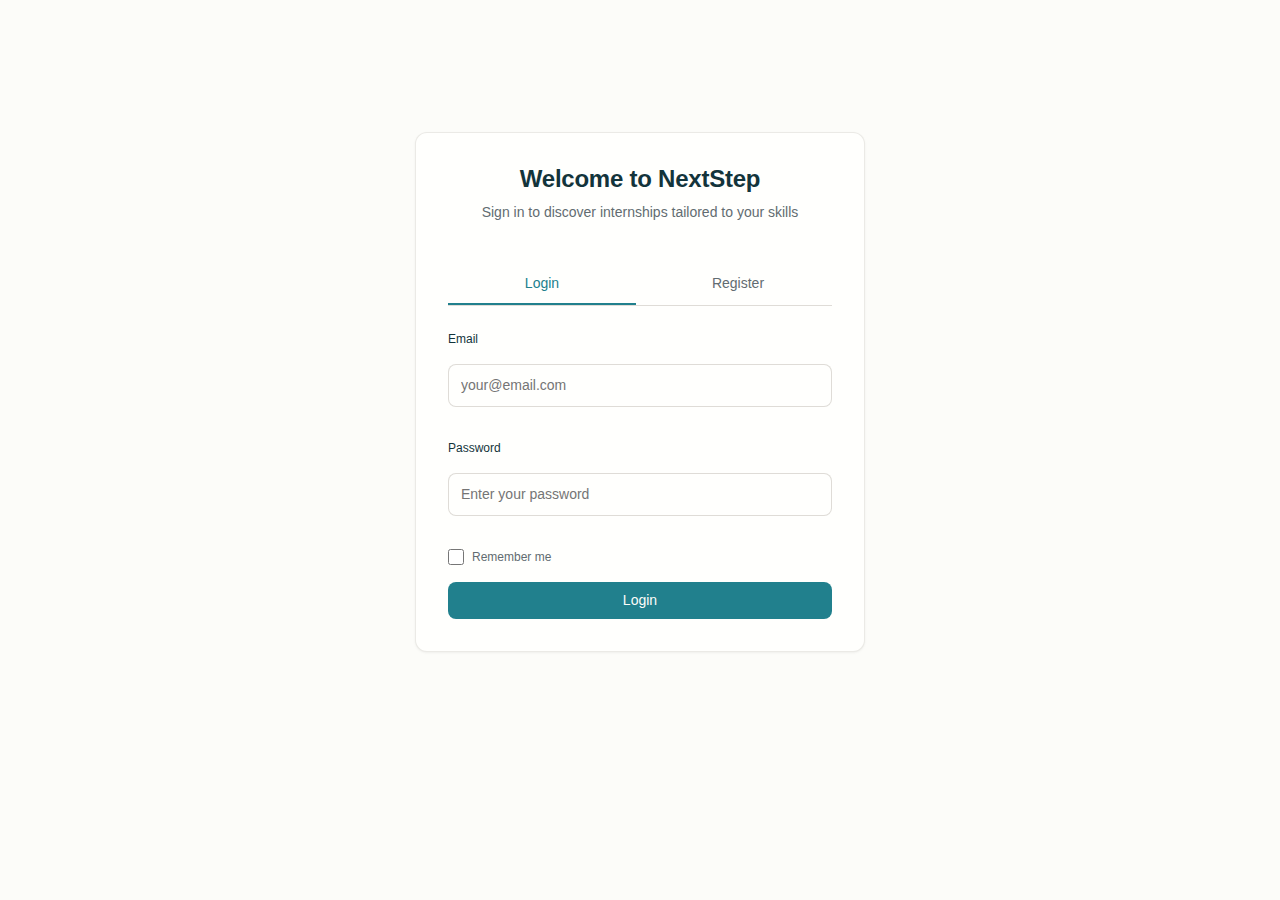
<file: index.html>
<!DOCTYPE html>
<html lang="en">
<head>
    <meta charset="UTF-8">
    <meta name="viewport" content="width=device-width, initial-scale=1.0">
    <title>NextStep - Find Your Perfect Internship</title>
    <link rel="stylesheet" href="style.css">
</head>
<body>
    <!-- Header (hidden initially) -->
    <header id="app-header" class="app-header hidden">
        <div class="header-container">
            <div class="header-left">
                <h1 class="logo">NextStep img src="https://cdn-icons-png.flaticon.com/128/10108/10108256.png" width="100" height="30"></h1>
            <nav class="header-nav">
                <button id="nav-dashboard" class="nav-link">Dashboard</button>
                <button id="nav-internships" class="nav-link">Browse Internships</button>
                <button id="nav-applications" class="nav-link">My Applications</button>
                <button id="nav-learning" class="nav-link">Learning Resources</button>
                <button id="nav-help" class="nav-link">Help &amp; Support</button>
            </nav>
            <div class="header-right">
                <span id="user-name-display" class="user-name"></span>
                <button id="logout-btn" class="btn btn--outline btn--sm">Logout</button>
            </div>
        </div>
    </header>

    <main class="main-content">
        <!-- Auth Page -->
        <div id="auth-page" class="page-container">
            <div class="auth-container">
                <div class="auth-card card">
                    <div class="auth-header">
                        <h2 id="auth-title">Welcome to NextStep</h2>
                        <p class="auth-subtitle">Sign in to discover internships tailored to your skills</p>
                    </div>
                    <div class="auth-body">
                        <!-- Tab Toggle -->
                        <div class="auth-tabs">
                            <button id="login-tab" class="auth-tab active">Login</button>
                            <button id="register-tab" class="auth-tab">Register</button>
                        </div>

                        <!-- Login Form -->
                        <form id="login-form" class="auth-form">
                            <div class="form-group">
                                <label class="form-label" for="login-email">Email</label>
                                <input type="email" id="login-email" class="form-control" placeholder="your@email.com" required>
                            </div>
                            <div class="form-group">
                                <label class="form-label" for="login-password">Password</label>
                                <input type="password" id="login-password" class="form-control" placeholder="Enter your password" required>
                            </div>
                            <div class="form-check">
                                <input type="checkbox" id="remember-me" class="form-check-input">
                                <label for="remember-me" class="form-check-label">Remember me</label>
                            </div>
                            <div id="login-error" class="error-message hidden"></div>
                            <button type="submit" class="btn btn--primary btn--full-width">Login</button>
                        </form>

                        <!-- Register Form -->
                        <form id="register-form" class="auth-form hidden">
                            <div class="form-group">
                                <label class="form-label" for="register-name">Full Name</label>
                                <input type="text" id="register-name" class="form-control" placeholder="Enter Full Name" required>
                            </div>
                            <div class="form-group">
                                <label class="form-label" for="register-email">Email</label>
                                <input type="email" id="register-email" class="form-control" placeholder="@gmail.com" required>
                            </div>
                            <div class="form-group">
                                <label class="form-label" for="register-password">Password</label>
                                <input type="password" id="register-password" class="form-control" placeholder="Create a password" required>
                            </div>
                            <div class="form-group">
                                <label class="form-label" for="register-confirm-password">Confirm Password</label>
                                <input type="password" id="register-confirm-password" class="form-control" placeholder="Confirm your password" required>
                            </div>
                            <div id="register-error" class="error-message hidden"></div>
                            <button type="submit" class="btn btn--primary btn--full-width">Create Account</button>
                        </form>
                    </div>
                </div>
            </div>
        </div>

        <!-- Skills Selection Page -->
        <div id="skills-page" class="page-container hidden">
            <div class="skills-container">
                <div class="skills-card card">
                    <div class="skills-header">
                        <h2>Select Your Skills</h2>
                        <p class="skills-subtitle">Choose the skills you have mastered to get personalized internship recommendations</p>
                        <div class="skills-counter">
                            <span id="skills-count">Selected: 0 skills</span>
                        </div>
                    </div>
                    <div class="skills-body">
                        <div id="skills-categories"></div>
                        <div id="skills-error" class="error-message hidden"></div>
                        <button id="continue-skills-btn" class="btn btn--primary btn--lg btn--full-width">Continue to Internships</button>
                    </div>
                </div>
            </div>
        </div>

        <!-- Dashboard Page -->
        <div id="dashboard-page" class="page-container hidden">
            <div class="dashboard-container">
                <div class="welcome-section">
                    <h2 id="dashboard-welcome">Welcome back!</h2>
                    <p id="dashboard-subtitle" class="dashboard-subtitle"></p>
                </div>
                <div class="dashboard-stats">
                    <div class="stat-card card">
                        <video autoplay loop muted class="stat-video">
                            <source src="" type="video/mp4">
                        </video>
                        <h3 id="stat-skills">0</h3>
                        <p>Skills Selected</p>
                    </div>
                    <div class="stat-card card">
                        <h3 id="stat-internships">0</h3>
                        <p>Internships Available</p>
                    </div>
                </div>
                <div class="dashboard-skills">
                    <h3>Your Selected Skills</h3>
                    <div id="dashboard-skills-list" class="skills-tag-list"></div>
                </div>
                <div class="dashboard-actions">
                    <button id="view-internships-btn" class="btn btn--primary btn--lg">View Internships</button>
                    <button id="manage-skills-btn" class="btn btn--secondary btn--lg">Manage Skills</button>
                </div>
            </div>
        </div>

        <!-- Skills Gap Analysis Page -->
        <div id="skills-gap-page" class="page-container hidden">
            <div class="skills-gap-container">
                <div class="skills-gap-header">
                    <h2>Skills Gap Analysis</h2>
                    <p class="skills-gap-subtitle">Here's what you need to learn for <span id="gap-internship-title"></span></p>
                </div>
                <div class="skills-gap-content">
                    <div class="skills-comparison">
                        <div class="skills-section has-skills">
                            <h3>✓ Your Skills</h3>
                            <div id="has-skills-list" class="skills-list"></div>
                        </div>
                        <div class="skills-section missing-skills">
                            <h3>⚠ Skills to Learn</h3>
                            <div id="missing-skills-list" class="skills-list"></div>
                        </div>
                    </div>
                </div>
                <div class="skills-gap-actions">
                    <button id="back-to-internships-btn" class="btn btn--secondary btn--lg">Back to Internships</button>
                </div>
            </div>
        </div>

        <!-- Learning Resources Page -->
        <div id="learning-page" class="page-container hidden">
            <div class="learning-container">
                <div class="learning-header">
                    <h2>Learning Resources</h2>
                    <p class="learning-subtitle">Curated courses and tutorials to master any skill</p>
                </div>
                <div class="learning-search">
                    <input type="text" id="learning-search" class="form-control" placeholder="Search for a skill...">
                </div>
                <div id="learning-grid" class="learning-grid"></div>
                <div id="no-learning" class="no-results hidden">
                    <p>No learning resources found for your search.</p>
                </div>
            </div>
        </div>

        <!-- My Applications Page -->
        <div id="applications-page" class="page-container hidden">
            <div class="applications-container">
                <div class="applications-header">
                    <h2>My Applications</h2>
                    <p class="applications-subtitle">Track all your internship applications</p>
                </div>
                <div class="applications-filters">
                    <button class="filter-btn active" data-status="all">All</button>
                    <button class="filter-btn" data-status="Applied">Applied</button>
                    <button class="filter-btn" data-status="Under Review">Under Review</button>
                    <button class="filter-btn" data-status="Accepted">Accepted</button>
                    <button class="filter-btn" data-status="Rejected">Rejected</button>
                </div>
                <div id="applications-list" class="applications-list"></div>
                <div id="no-applications" class="no-results hidden">
                    <p>You haven't applied to any internships yet. Start exploring!</p>
                </div>
            </div>
        </div>

        <!-- Helpdesk Page -->
        <div id="helpdesk-page" class="page-container hidden">
            <div class="helpdesk-container">
                <div class="helpdesk-header">
                    <h2>Help &amp; Support</h2>
                    <p class="helpdesk-subtitle">We're here to help you succeed</p>
                </div>
                <div class="helpdesk-content">
                    <div class="faq-section">
                        <h3>Frequently Asked Questions</h3>
                        <div id="faq-list" class="faq-list"></div>
                    </div>
                    <div class="contact-section card">
                        <h3>Contact Support</h3>
                        <form id="contact-form" class="contact-form">
                            <div class="form-group">
                                <label class="form-label" for="contact-subject">Subject</label>
                                <select id="contact-subject" class="form-control" required>
                                    <option value="">Select a topic</option>
                                    <option value="Application Issues">Application Issues</option>
                                    <option value="Skills & Learning">Skills &amp; Learning</option>
                                    <option value="Technical Support">Technical Support</option>
                                    <option value="Account & Profile">Account &amp; Profile</option>
                                    <option value="Other">Other</option>
                                </select>
                            </div>
                            <div class="form-group">
                                <label class="form-label" for="contact-message">Message</label>
                                <textarea id="contact-message" class="form-control" rows="5" placeholder="Describe your issue..." required></textarea>
                            </div>
                            <button type="submit" class="btn btn--primary btn--full-width">Submit Ticket</button>
                        </form>
                    </div>
                </div>
            </div>
        </div>

        <!-- Internships Listing Page -->
        <div id="internships-page" class="page-container hidden">
            <div class="internships-layout">
                <!-- Filters Sidebar -->
                <aside class="filters-sidebar">
                    <div class="filters-card card">
                        <h3>Filters</h3>
                        <div class="filter-section">
                            <h4>Type</h4>
                            <div class="filter-options">
                                <label class="filter-checkbox">
                                    <input type="checkbox" id="filter-paid" checked>
                                    <span>Paid Internships</span>
                                </label>
                                <label class="filter-checkbox">
                                    <input type="checkbox" id="filter-unpaid" checked>
                                    <span>Unpaid Internships</span>
                                </label>
                            </div>
                        </div>
                        <button id="reset-filters-btn" class="btn btn--outline btn--sm btn--full-width">Reset Filters</button>
                    </div>
                </aside>

                <!-- Internships Grid -->
                <div class="internships-main">
                    <div class="internships-header">
                        <h2>Available Internships</h2>
                        <p id="internships-count" class="internships-count">Showing 0 internships</p>
                    </div>
                    <div id="internships-grid" class="internships-grid"></div>
                    <div id="no-internships" class="no-results hidden">
                        <p>No internships match your current filters. Try adjusting your criteria.</p>
                    </div>
                </div>
            </div>
        </div>
    </main>

    <!-- Internship Detail Modal -->
    <div id="internship-modal" class="modal hidden">
        <div class="modal-overlay"></div>
        <div class="modal-content card">
            <button class="modal-close" id="modal-close-btn">&times;</button>
            <div class="modal-body">
                <div class="modal-header-section">
                    <h2 id="modal-company" class="modal-company"></h2>
                    <h3 id="modal-title" class="modal-title"></h3>
                </div>
                <div class="modal-match">
                    <span class="match-badge" id="modal-match"></span>
                </div>
                <div class="modal-details">
                    <div class="detail-item">
                        <strong>Duration:</strong>
                        <span id="modal-duration"></span>
                    </div>
                    <div class="detail-item">
                        <strong>Stipend:</strong>
                        <span id="modal-stipend"></span>
                    </div>
                    <div class="detail-item">
                        <strong>Available Spots:</strong>
                        <span id="modal-spots"></span>
                    </div>
                    <div class="detail-item">
                        <strong>Location:</strong>
                        <span id="modal-location"></span>
                    </div>
                </div>
                <div class="modal-section">
                    <h4>Required Skills</h4>
                    <div id="modal-skills" class="skills-tag-list"></div>
                </div>
                <div class="modal-section">
                    <h4>About the Role</h4>
                    <p id="modal-description"></p>
                </div>
                <button id="modal-apply-btn" class="btn btn--primary btn--lg btn--full-width">Apply Now</button>
            </div>
        </div>
    </div>

    <!-- Success Message Toast -->
    <div id="success-toast" class="toast hidden">
        <span id="toast-message"></span>
    </div>

    <!-- Floating Helpdesk Chat Widget -->
    <div id="helpdesk-widget" class="helpdesk-widget hidden">
        <button id="helpdesk-toggle" class="helpdesk-toggle">
            <span class="helpdesk-icon">💬</span>
        </button>
        <div id="helpdesk-chat" class="helpdesk-chat hidden">
            <div class="helpdesk-chat-header">
                <h4>Support Chat</h4>
                <button id="helpdesk-chat-close" class="helpdesk-chat-close">×</button>
            </div>
            <div id="helpdesk-chat-messages" class="helpdesk-chat-messages">
                <div class="chat-message bot-message">
                    <p>Hello! How can I help you today?</p>
                </div>
            </div>
            <div class="helpdesk-chat-input">
                <input type="text" id="helpdesk-input" class="form-control" placeholder="Type your message...">
                <button id="helpdesk-send" class="btn btn--primary btn--sm">Send</button>
            </div>
        </div>
    </div>

    <script src="app.js"></script>
</body>
</html>
</file>
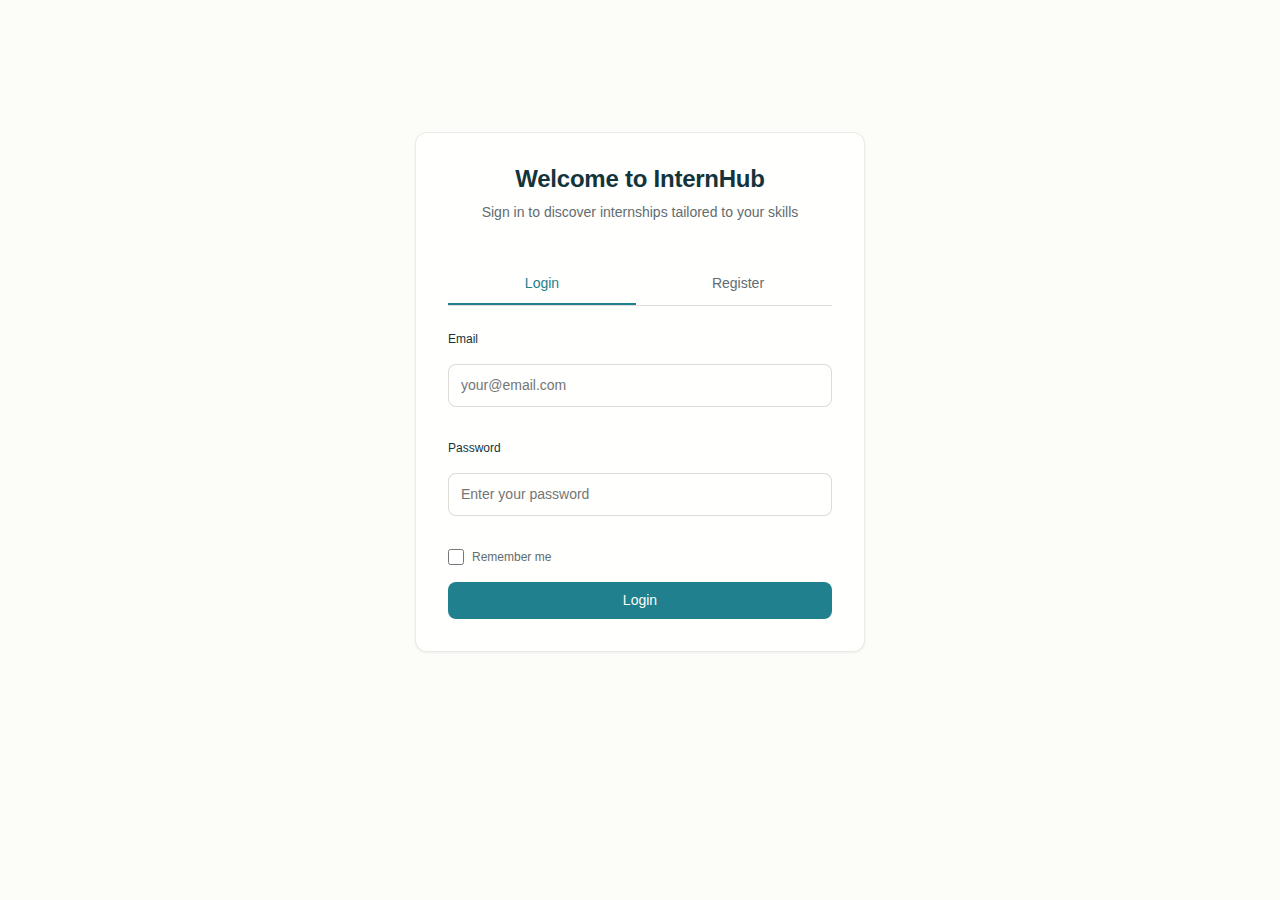
<file: index (2).html>
<!DOCTYPE html>
<html lang="en">
<head>
    <meta charset="UTF-8">
    <meta name="viewport" content="width=device-width, initial-scale=1.0">
    <title>InternHub - Find Your Perfect Internship</title>
    <link rel="stylesheet" href="style.css">
</head>
<body>
    <!-- Header (hidden initially) -->
    <header id="app-header" class="app-header hidden">
        <div class="header-container">
            <div class="header-left">
                <h1 class="logo">InternHub</h1>
            </div>
            <div class="header-right">
                <button id="edit-skills-btn" class="btn btn--secondary btn--sm">Edit Skills</button>
                <span id="user-name-display" class="user-name"></span>
                <button id="logout-btn" class="btn btn--outline btn--sm">Logout</button>
            </div>
        </div>
    </header>

    <main class="main-content">
        <!-- Auth Page -->
        <div id="auth-page" class="page-container">
            <div class="auth-container">
                <div class="auth-card card">
                    <div class="auth-header">
                        <h2 id="auth-title">Welcome to InternHub</h2>
                        <p class="auth-subtitle">Sign in to discover internships tailored to your skills</p>
                    </div>
                    <div class="auth-body">
                        <!-- Tab Toggle -->
                        <div class="auth-tabs">
                            <button id="login-tab" class="auth-tab active">Login</button>
                            <button id="register-tab" class="auth-tab">Register</button>
                        </div>

                        <!-- Login Form -->
                        <form id="login-form" class="auth-form">
                            <div class="form-group">
                                <label class="form-label" for="login-email">Email</label>
                                <input type="email" id="login-email" class="form-control" placeholder="your@email.com" required>
                            </div>
                            <div class="form-group">
                                <label class="form-label" for="login-password">Password</label>
                                <input type="password" id="login-password" class="form-control" placeholder="Enter your password" required>
                            </div>
                            <div class="form-check">
                                <input type="checkbox" id="remember-me" class="form-check-input">
                                <label for="remember-me" class="form-check-label">Remember me</label>
                            </div>
                            <div id="login-error" class="error-message hidden"></div>
                            <button type="submit" class="btn btn--primary btn--full-width">Login</button>
                        </form>

                        <!-- Register Form -->
                        <form id="register-form" class="auth-form hidden">
                            <div class="form-group">
                                <label class="form-label" for="register-name">Full Name</label>
                                <input type="text" id="register-name" class="form-control" placeholder="John Doe" required>
                            </div>
                            <div class="form-group">
                                <label class="form-label" for="register-email">Email</label>
                                <input type="email" id="register-email" class="form-control" placeholder="your@email.com" required>
                            </div>
                            <div class="form-group">
                                <label class="form-label" for="register-password">Password</label>
                                <input type="password" id="register-password" class="form-control" placeholder="Create a password" required>
                            </div>
                            <div class="form-group">
                                <label class="form-label" for="register-confirm-password">Confirm Password</label>
                                <input type="password" id="register-confirm-password" class="form-control" placeholder="Confirm your password" required>
                            </div>
                            <div id="register-error" class="error-message hidden"></div>
                            <button type="submit" class="btn btn--primary btn--full-width">Create Account</button>
                        </form>
                    </div>
                </div>
            </div>
        </div>

        <!-- Skills Selection Page -->
        <div id="skills-page" class="page-container hidden">
            <div class="skills-container">
                <div class="skills-card card">
                    <div class="skills-header">
                        <h2>Select Your Skills</h2>
                        <p class="skills-subtitle">Choose the skills you have mastered to get personalized internship recommendations</p>
                        <div class="skills-counter">
                            <span id="skills-count">Selected: 0 skills</span>
                        </div>
                    </div>
                    <div class="skills-body">
                        <div id="skills-categories"></div>
                        <div id="skills-error" class="error-message hidden"></div>
                        <button id="continue-skills-btn" class="btn btn--primary btn--lg btn--full-width">Continue to Internships</button>
                    </div>
                </div>
            </div>
        </div>

        <!-- Dashboard Page -->
        <div id="dashboard-page" class="page-container hidden">
            <div class="dashboard-container">
                <div class="welcome-section">
                    <h2 id="dashboard-welcome">Welcome back!</h2>
                    <p id="dashboard-subtitle" class="dashboard-subtitle"></p>
                </div>
                <div class="dashboard-stats">
                    <div class="stat-card card">
                        <h3 id="stat-skills">0</h3>
                        <p>Skills Selected</p>
                    </div>
                    <div class="stat-card card">
                        <h3 id="stat-internships">0</h3>
                        <p>Internships Available</p>
                    </div>
                </div>
                <div class="dashboard-skills">
                    <h3>Your Selected Skills</h3>
                    <div id="dashboard-skills-list" class="skills-tag-list"></div>
                </div>
                <div class="dashboard-actions">
                    <button id="view-internships-btn" class="btn btn--primary btn--lg">View Internships</button>
                    <button id="manage-skills-btn" class="btn btn--secondary btn--lg">Manage Skills</button>
                </div>
            </div>
        </div>

        <!-- Internships Listing Page -->
        <div id="internships-page" class="page-container hidden">
            <div class="internships-layout">
                <!-- Filters Sidebar -->
                <aside class="filters-sidebar">
                    <div class="filters-card card">
                        <h3>Filters</h3>
                        <div class="filter-section">
                            <h4>Type</h4>
                            <div class="filter-options">
                                <label class="filter-checkbox">
                                    <input type="checkbox" id="filter-paid" checked>
                                    <span>Paid Internships</span>
                                </label>
                                <label class="filter-checkbox">
                                    <input type="checkbox" id="filter-unpaid" checked>
                                    <span>Unpaid Internships</span>
                                </label>
                            </div>
                        </div>
                        <button id="reset-filters-btn" class="btn btn--outline btn--sm btn--full-width">Reset Filters</button>
                    </div>
                </aside>

                <!-- Internships Grid -->
                <div class="internships-main">
                    <div class="internships-header">
                        <h2>Available Internships</h2>
                        <p id="internships-count" class="internships-count">Showing 0 internships</p>
                    </div>
                    <div id="internships-grid" class="internships-grid"></div>
                    <div id="no-internships" class="no-results hidden">
                        <p>No internships match your current filters. Try adjusting your criteria.</p>
                    </div>
                </div>
            </div>
        </div>
    </main>

    <!-- Internship Detail Modal -->
    <div id="internship-modal" class="modal hidden">
        <div class="modal-overlay"></div>
        <div class="modal-content card">
            <button class="modal-close" id="modal-close-btn">&times;</button>
            <div class="modal-body">
                <div class="modal-header-section">
                    <h2 id="modal-company" class="modal-company"></h2>
                    <h3 id="modal-title" class="modal-title"></h3>
                </div>
                <div class="modal-match">
                    <span class="match-badge" id="modal-match"></span>
                </div>
                <div class="modal-details">
                    <div class="detail-item">
                        <strong>Duration:</strong>
                        <span id="modal-duration"></span>
                    </div>
                    <div class="detail-item">
                        <strong>Stipend:</strong>
                        <span id="modal-stipend"></span>
                    </div>
                </div>
                <div class="modal-section">
                    <h4>Required Skills</h4>
                    <div id="modal-skills" class="skills-tag-list"></div>
                </div>
                <div class="modal-section">
                    <h4>About the Role</h4>
                    <p id="modal-description"></p>
                </div>
                <button id="modal-apply-btn" class="btn btn--primary btn--lg btn--full-width">Apply Now</button>
            </div>
        </div>
    </div>

    <!-- Success Message Toast -->
    <div id="success-toast" class="toast hidden">
        <span id="toast-message"></span>
    </div>

    <script src="app.js"></script>
</body>
</html>
</file>
<file: style.css>
:root {
  /* Primitive Color Tokens */
  --color-white: rgba(255, 255, 255, 1);
  --color-black: rgba(0, 0, 0, 1);
  --color-cream-50: rgba(252, 252, 249, 1);
  --color-cream-100: rgba(255, 255, 253, 1);
  --color-gray-200: rgba(245, 245, 245, 1);
  --color-gray-300: rgba(167, 169, 169, 1);
  --color-gray-400: rgba(119, 124, 124, 1);
  --color-slate-500: rgba(98, 108, 113, 1);
  --color-brown-600: rgba(94, 82, 64, 1);
  --color-charcoal-700: rgba(31, 33, 33, 1);
  --color-charcoal-800: rgba(38, 40, 40, 1);
  --color-slate-900: rgba(19, 52, 59, 1);
  --color-teal-300: rgba(50, 184, 198, 1);
  --color-teal-400: rgba(45, 166, 178, 1);
  --color-teal-500: rgba(33, 128, 141, 1);
  --color-teal-600: rgba(29, 116, 128, 1);
  --color-teal-700: rgba(26, 104, 115, 1);
  --color-teal-800: rgba(41, 150, 161, 1);
  --color-red-400: rgba(255, 84, 89, 1);
  --color-red-500: rgba(192, 21, 47, 1);
  --color-orange-400: rgba(230, 129, 97, 1);
  --color-orange-500: rgba(168, 75, 47, 1);

  /* RGB versions for opacity control */
  --color-brown-600-rgb: 94, 82, 64;
  --color-teal-500-rgb: 33, 128, 141;
  --color-slate-900-rgb: 19, 52, 59;
  --color-slate-500-rgb: 98, 108, 113;
  --color-red-500-rgb: 192, 21, 47;
  --color-red-400-rgb: 255, 84, 89;
  --color-orange-500-rgb: 168, 75, 47;
  --color-orange-400-rgb: 230, 129, 97;

  /* Background color tokens (Light Mode) */
  --color-bg-1: rgba(59, 130, 246, 0.08); /* Light blue */
  --color-bg-2: rgba(245, 158, 11, 0.08); /* Light yellow */
  --color-bg-3: rgba(34, 197, 94, 0.08); /* Light green */
  --color-bg-4: rgba(239, 68, 68, 0.08); /* Light red */
  --color-bg-5: rgba(147, 51, 234, 0.08); /* Light purple */
  --color-bg-6: rgba(249, 115, 22, 0.08); /* Light orange */
  --color-bg-7: rgba(236, 72, 153, 0.08); /* Light pink */
  --color-bg-8: rgba(6, 182, 212, 0.08); /* Light cyan */

  /* Semantic Color Tokens (Light Mode) */
  --color-background: var(--color-cream-50);
  --color-surface: var(--color-cream-100);
  --color-text: var(--color-slate-900);
  --color-text-secondary: var(--color-slate-500);
  --color-primary: var(--color-teal-500);
  --color-primary-hover: var(--color-teal-600);
  --color-primary-active: var(--color-teal-700);
  --color-secondary: rgba(var(--color-brown-600-rgb), 0.12);
  --color-secondary-hover: rgba(var(--color-brown-600-rgb), 0.2);
  --color-secondary-active: rgba(var(--color-brown-600-rgb), 0.25);
  --color-border: rgba(var(--color-brown-600-rgb), 0.2);
  --color-btn-primary-text: var(--color-cream-50);
  --color-card-border: rgba(var(--color-brown-600-rgb), 0.12);
  --color-card-border-inner: rgba(var(--color-brown-600-rgb), 0.12);
  --color-error: var(--color-red-500);
  --color-success: var(--color-teal-500);
  --color-warning: var(--color-orange-500);
  --color-info: var(--color-slate-500);
  --color-focus-ring: rgba(var(--color-teal-500-rgb), 0.4);
  --color-select-caret: rgba(var(--color-slate-900-rgb), 0.8);

  /* Common style patterns */
  --focus-ring: 0 0 0 3px var(--color-focus-ring);
  --focus-outline: 2px solid var(--color-primary);
  --status-bg-opacity: 0.15;
  --status-border-opacity: 0.25;
  --select-caret-light: url("data:image/svg+xml,%3Csvg xmlns='http://www.w3.org/2000/svg' width='16' height='16' viewBox='0 0 24 24' fill='none' stroke='%23134252' stroke-width='2' stroke-linecap='round' stroke-linejoin='round'%3E%3Cpolyline points='6 9 12 15 18 9'%3E%3C/polyline%3E%3C/svg%3E");
  --select-caret-dark: url("data:image/svg+xml,%3Csvg xmlns='http://www.w3.org/2000/svg' width='16' height='16' viewBox='0 0 24 24' fill='none' stroke='%23f5f5f5' stroke-width='2' stroke-linecap='round' stroke-linejoin='round'%3E%3Cpolyline points='6 9 12 15 18 9'%3E%3C/polyline%3E%3C/svg%3E");

  /* RGB versions for opacity control */
  --color-success-rgb: 33, 128, 141;
  --color-error-rgb: 192, 21, 47;
  --color-warning-rgb: 168, 75, 47;
  --color-info-rgb: 98, 108, 113;

  /* Typography */
  --font-family-base: "FKGroteskNeue", "Geist", "Inter", -apple-system,
    BlinkMacSystemFont, "Segoe UI", Roboto, sans-serif;
  --font-family-mono: "Berkeley Mono", ui-monospace, SFMono-Regular, Menlo,
    Monaco, Consolas, monospace;
  --font-size-xs: 11px;
  --font-size-sm: 12px;
  --font-size-base: 14px;
  --font-size-md: 14px;
  --font-size-lg: 16px;
  --font-size-xl: 18px;
  --font-size-2xl: 20px;
  --font-size-3xl: 24px;
  --font-size-4xl: 30px;
  --font-weight-normal: 400;
  --font-weight-medium: 500;
  --font-weight-semibold: 550;
  --font-weight-bold: 600;
  --line-height-tight: 1.2;
  --line-height-normal: 1.5;
  --letter-spacing-tight: -0.01em;

  /* Spacing */
  --space-0: 0;
  --space-1: 1px;
  --space-2: 2px;
  --space-4: 4px;
  --space-6: 6px;
  --space-8: 8px;
  --space-10: 10px;
  --space-12: 12px;
  --space-16: 16px;
  --space-20: 20px;
  --space-24: 24px;
  --space-32: 32px;

  /* Border Radius */
  --radius-sm: 6px;
  --radius-base: 8px;
  --radius-md: 10px;
  --radius-lg: 12px;
  --radius-full: 9999px;

  /* Shadows */
  --shadow-xs: 0 1px 2px rgba(0, 0, 0, 0.02);
  --shadow-sm: 0 1px 3px rgba(0, 0, 0, 0.04), 0 1px 2px rgba(0, 0, 0, 0.02);
  --shadow-md: 0 4px 6px -1px rgba(0, 0, 0, 0.04),
    0 2px 4px -1px rgba(0, 0, 0, 0.02);
  --shadow-lg: 0 10px 15px -3px rgba(0, 0, 0, 0.04),
    0 4px 6px -2px rgba(0, 0, 0, 0.02);
  --shadow-inset-sm: inset 0 1px 0 rgba(255, 255, 255, 0.15),
    inset 0 -1px 0 rgba(0, 0, 0, 0.03);

  /* Animation */
  --duration-fast: 150ms;
  --duration-normal: 250ms;
  --ease-standard: cubic-bezier(0.16, 1, 0.3, 1);

  /* Layout */
  --container-sm: 640px;
  --container-md: 768px;
  --container-lg: 1024px;
  --container-xl: 1280px;
}

/* Dark mode colors */
@media (prefers-color-scheme: dark) {
  :root {
    /* RGB versions for opacity control (Dark Mode) */
    --color-gray-400-rgb: 119, 124, 124;
    --color-teal-300-rgb: 50, 184, 198;
    --color-gray-300-rgb: 167, 169, 169;
    --color-gray-200-rgb: 245, 245, 245;

    /* Background color tokens (Dark Mode) */
    --color-bg-1: rgba(29, 78, 216, 0.15); /* Dark blue */
    --color-bg-2: rgba(180, 83, 9, 0.15); /* Dark yellow */
    --color-bg-3: rgba(21, 128, 61, 0.15); /* Dark green */
    --color-bg-4: rgba(185, 28, 28, 0.15); /* Dark red */
    --color-bg-5: rgba(107, 33, 168, 0.15); /* Dark purple */
    --color-bg-6: rgba(194, 65, 12, 0.15); /* Dark orange */
    --color-bg-7: rgba(190, 24, 93, 0.15); /* Dark pink */
    --color-bg-8: rgba(8, 145, 178, 0.15); /* Dark cyan */

    /* Semantic Color Tokens (Dark Mode) */
    --color-background: var(--color-charcoal-700);
    --color-surface: var(--color-charcoal-800);
    --color-text: var(--color-gray-200);
    --color-text-secondary: rgba(var(--color-gray-300-rgb), 0.7);
    --color-primary: var(--color-teal-300);
    --color-primary-hover: var(--color-teal-400);
    --color-primary-active: var(--color-teal-800);
    --color-secondary: rgba(var(--color-gray-400-rgb), 0.15);
    --color-secondary-hover: rgba(var(--color-gray-400-rgb), 0.25);
    --color-secondary-active: rgba(var(--color-gray-400-rgb), 0.3);
    --color-border: rgba(var(--color-gray-400-rgb), 0.3);
    --color-error: var(--color-red-400);
    --color-success: var(--color-teal-300);
    --color-warning: var(--color-orange-400);
    --color-info: var(--color-gray-300);
    --color-focus-ring: rgba(var(--color-teal-300-rgb), 0.4);
    --color-btn-primary-text: var(--color-slate-900);
    --color-card-border: rgba(var(--color-gray-400-rgb), 0.2);
    --color-card-border-inner: rgba(var(--color-gray-400-rgb), 0.15);
    --shadow-inset-sm: inset 0 1px 0 rgba(255, 255, 255, 0.1),
      inset 0 -1px 0 rgba(0, 0, 0, 0.15);
    --button-border-secondary: rgba(var(--color-gray-400-rgb), 0.2);
    --color-border-secondary: rgba(var(--color-gray-400-rgb), 0.2);
    --color-select-caret: rgba(var(--color-gray-200-rgb), 0.8);

    /* Common style patterns - updated for dark mode */
    --focus-ring: 0 0 0 3px var(--color-focus-ring);
    --focus-outline: 2px solid var(--color-primary);
    --status-bg-opacity: 0.15;
    --status-border-opacity: 0.25;
    --select-caret-light: url("data:image/svg+xml,%3Csvg xmlns='http://www.w3.org/2000/svg' width='16' height='16' viewBox='0 0 24 24' fill='none' stroke='%23134252' stroke-width='2' stroke-linecap='round' stroke-linejoin='round'%3E%3Cpolyline points='6 9 12 15 18 9'%3E%3C/polyline%3E%3C/svg%3E");
    --select-caret-dark: url("data:image/svg+xml,%3Csvg xmlns='http://www.w3.org/2000/svg' width='16' height='16' viewBox='0 0 24 24' fill='none' stroke='%23f5f5f5' stroke-width='2' stroke-linecap='round' stroke-linejoin='round'%3E%3Cpolyline points='6 9 12 15 18 9'%3E%3C/polyline%3E%3C/svg%3E");

    /* RGB versions for dark mode */
    --color-success-rgb: var(--color-teal-300-rgb);
    --color-error-rgb: var(--color-red-400-rgb);
    --color-warning-rgb: var(--color-orange-400-rgb);
    --color-info-rgb: var(--color-gray-300-rgb);
  }
}

/* Data attribute for manual theme switching */
[data-color-scheme="dark"] {
  /* RGB versions for opacity control (dark mode) */
  --color-gray-400-rgb: 119, 124, 124;
  --color-teal-300-rgb: 50, 184, 198;
  --color-gray-300-rgb: 167, 169, 169;
  --color-gray-200-rgb: 245, 245, 245;

  /* Colorful background palette - Dark Mode */
  --color-bg-1: rgba(29, 78, 216, 0.15); /* Dark blue */
  --color-bg-2: rgba(180, 83, 9, 0.15); /* Dark yellow */
  --color-bg-3: rgba(21, 128, 61, 0.15); /* Dark green */
  --color-bg-4: rgba(185, 28, 28, 0.15); /* Dark red */
  --color-bg-5: rgba(107, 33, 168, 0.15); /* Dark purple */
  --color-bg-6: rgba(194, 65, 12, 0.15); /* Dark orange */
  --color-bg-7: rgba(190, 24, 93, 0.15); /* Dark pink */
  --color-bg-8: rgba(8, 145, 178, 0.15); /* Dark cyan */

  /* Semantic Color Tokens (Dark Mode) */
  --color-background: var(--color-charcoal-700);
  --color-surface: var(--color-charcoal-800);
  --color-text: var(--color-gray-200);
  --color-text-secondary: rgba(var(--color-gray-300-rgb), 0.7);
  --color-primary: var(--color-teal-300);
  --color-primary-hover: var(--color-teal-400);
  --color-primary-active: var(--color-teal-800);
  --color-secondary: rgba(var(--color-gray-400-rgb), 0.15);
  --color-secondary-hover: rgba(var(--color-gray-400-rgb), 0.25);
  --color-secondary-active: rgba(var(--color-gray-400-rgb), 0.3);
  --color-border: rgba(var(--color-gray-400-rgb), 0.3);
  --color-error: var(--color-red-400);
  --color-success: var(--color-teal-300);
  --color-warning: var(--color-orange-400);
  --color-info: var(--color-gray-300);
  --color-focus-ring: rgba(var(--color-teal-300-rgb), 0.4);
  --color-btn-primary-text: var(--color-slate-900);
  --color-card-border: rgba(var(--color-gray-400-rgb), 0.15);
  --color-card-border-inner: rgba(var(--color-gray-400-rgb), 0.15);
  --shadow-inset-sm: inset 0 1px 0 rgba(255, 255, 255, 0.1),
    inset 0 -1px 0 rgba(0, 0, 0, 0.15);
  --color-border-secondary: rgba(var(--color-gray-400-rgb), 0.2);
  --color-select-caret: rgba(var(--color-gray-200-rgb), 0.8);

  /* Common style patterns - updated for dark mode */
  --focus-ring: 0 0 0 3px var(--color-focus-ring);
  --focus-outline: 2px solid var(--color-primary);
  --status-bg-opacity: 0.15;
  --status-border-opacity: 0.25;
  --select-caret-light: url("data:image/svg+xml,%3Csvg xmlns='http://www.w3.org/2000/svg' width='16' height='16' viewBox='0 0 24 24' fill='none' stroke='%23134252' stroke-width='2' stroke-linecap='round' stroke-linejoin='round'%3E%3Cpolyline points='6 9 12 15 18 9'%3E%3C/polyline%3E%3C/svg%3E");
  --select-caret-dark: url("data:image/svg+xml,%3Csvg xmlns='http://www.w3.org/2000/svg' width='16' height='16' viewBox='0 0 24 24' fill='none' stroke='%23f5f5f5' stroke-width='2' stroke-linecap='round' stroke-linejoin='round'%3E%3Cpolyline points='6 9 12 15 18 9'%3E%3C/polyline%3E%3C/svg%3E");

  /* RGB versions for dark mode */
  --color-success-rgb: var(--color-teal-300-rgb);
  --color-error-rgb: var(--color-red-400-rgb);
  --color-warning-rgb: var(--color-orange-400-rgb);
  --color-info-rgb: var(--color-gray-300-rgb);
}

[data-color-scheme="light"] {
  /* RGB versions for opacity control (light mode) */
  --color-brown-600-rgb: 94, 82, 64;
  --color-teal-500-rgb: 33, 128, 141;
  --color-slate-900-rgb: 19, 52, 59;

  /* Semantic Color Tokens (Light Mode) */
  --color-background: var(--color-cream-50);
  --color-surface: var(--color-cream-100);
  --color-text: var(--color-slate-900);
  --color-text-secondary: var(--color-slate-500);
  --color-primary: var(--color-teal-500);
  --color-primary-hover: var(--color-teal-600);
  --color-primary-active: var(--color-teal-700);
  --color-secondary: rgba(var(--color-brown-600-rgb), 0.12);
  --color-secondary-hover: rgba(var(--color-brown-600-rgb), 0.2);
  --color-secondary-active: rgba(var(--color-brown-600-rgb), 0.25);
  --color-border: rgba(var(--color-brown-600-rgb), 0.2);
  --color-btn-primary-text: var(--color-cream-50);
  --color-card-border: rgba(var(--color-brown-600-rgb), 0.12);
  --color-card-border-inner: rgba(var(--color-brown-600-rgb), 0.12);
  --color-error: var(--color-red-500);
  --color-success: var(--color-teal-500);
  --color-warning: var(--color-orange-500);
  --color-info: var(--color-slate-500);
  --color-focus-ring: rgba(var(--color-teal-500-rgb), 0.4);

  /* RGB versions for light mode */
  --color-success-rgb: var(--color-teal-500-rgb);
  --color-error-rgb: var(--color-red-500-rgb);
  --color-warning-rgb: var(--color-orange-500-rgb);
  --color-info-rgb: var(--color-slate-500-rgb);
}

/* Base styles */
html {
  font-size: var(--font-size-base);
  font-family: var(--font-family-base);
  line-height: var(--line-height-normal);
  color: var(--color-text);
  background-color: var(--color-background);
  -webkit-font-smoothing: antialiased;
  box-sizing: border-box;
}

body {
  margin: 0;
  padding: 0;
}

*,
*::before,
*::after {
  box-sizing: inherit;
}

/* Typography */
h1,
h2,
h3,
h4,
h5,
h6 {
  margin: 0;
  font-weight: var(--font-weight-semibold);
  line-height: var(--line-height-tight);
  color: var(--color-text);
  letter-spacing: var(--letter-spacing-tight);
}

h1 {
  font-size: var(--font-size-4xl);
}
h2 {
  font-size: var(--font-size-3xl);
}
h3 {
  font-size: var(--font-size-2xl);
}
h4 {
  font-size: var(--font-size-xl);
}
h5 {
  font-size: var(--font-size-lg);
}
h6 {
  font-size: var(--font-size-md);
}

p {
  margin: 0 0 var(--space-16) 0;
}

a {
  color: var(--color-primary);
  text-decoration: none;
  transition: color var(--duration-fast) var(--ease-standard);
}

a:hover {
  color: var(--color-primary-hover);
}

code,
pre {
  font-family: var(--font-family-mono);
  font-size: calc(var(--font-size-base) * 0.95);
  background-color: var(--color-secondary);
  border-radius: var(--radius-sm);
}

code {
  padding: var(--space-1) var(--space-4);
}

pre {
  padding: var(--space-16);
  margin: var(--space-16) 0;
  overflow: auto;
  border: 1px solid var(--color-border);
}

pre code {
  background: none;
  padding: 0;
}

/* Buttons */
.btn {
  display: inline-flex;
  align-items: center;
  justify-content: center;
  padding: var(--space-8) var(--space-16);
  border-radius: var(--radius-base);
  font-size: var(--font-size-base);
  font-weight: 500;
  line-height: 1.5;
  cursor: pointer;
  transition: all var(--duration-normal) var(--ease-standard);
  border: none;
  text-decoration: none;
  position: relative;
}

.btn:focus-visible {
  outline: none;
  box-shadow: var(--focus-ring);
}

.btn--primary {
  background: var(--color-primary);
  color: var(--color-btn-primary-text);
}

.btn--primary:hover {
  background: var(--color-primary-hover);
}

.btn--primary:active {
  background: var(--color-primary-active);
}

.btn--secondary {
  background: var(--color-secondary);
  color: var(--color-text);
}

.btn--secondary:hover {
  background: var(--color-secondary-hover);
}

.btn--secondary:active {
  background: var(--color-secondary-active);
}

.btn--outline {
  background: transparent;
  border: 1px solid var(--color-border);
  color: var(--color-text);
}

.btn--outline:hover {
  background: var(--color-secondary);
}

.btn--sm {
  padding: var(--space-4) var(--space-12);
  font-size: var(--font-size-sm);
  border-radius: var(--radius-sm);
}

.btn--lg {
  padding: var(--space-10) var(--space-20);
  font-size: var(--font-size-lg);
  border-radius: var(--radius-md);
}

.btn--full-width {
  width: 100%;
}

.btn:disabled {
  opacity: 0.5;
  cursor: not-allowed;
}

/* Form elements */
.form-control {
  display: block;
  width: 100%;
  padding: var(--space-8) var(--space-12);
  font-size: var(--font-size-md);
  line-height: 1.5;
  color: var(--color-text);
  background-color: var(--color-surface);
  border: 1px solid var(--color-border);
  border-radius: var(--radius-base);
  transition: border-color var(--duration-fast) var(--ease-standard),
    box-shadow var(--duration-fast) var(--ease-standard);
}

textarea.form-control {
  font-family: var(--font-family-base);
  font-size: var(--font-size-base);
}

select.form-control {
  padding: var(--space-8) var(--space-12);
  -webkit-appearance: none;
  -moz-appearance: none;
  appearance: none;
  background-image: var(--select-caret-light);
  background-repeat: no-repeat;
  background-position: right var(--space-12) center;
  background-size: 16px;
  padding-right: var(--space-32);
}

/* Add a dark mode specific caret */
@media (prefers-color-scheme: dark) {
  select.form-control {
    background-image: var(--select-caret-dark);
  }
}

/* Also handle data-color-scheme */
[data-color-scheme="dark"] select.form-control {
  background-image: var(--select-caret-dark);
}

[data-color-scheme="light"] select.form-control {
  background-image: var(--select-caret-light);
}

.form-control:focus {
  border-color: var(--color-primary);
  outline: var(--focus-outline);
}

.form-label {
  display: block;
  margin-bottom: var(--space-8);
  font-weight: var(--font-weight-medium);
  font-size: var(--font-size-sm);
}

.form-group {
  margin-bottom: var(--space-16);
}

/* Card component */
.card {
  background-color: var(--color-surface);
  border-radius: var(--radius-lg);
  border: 1px solid var(--color-card-border);
  box-shadow: var(--shadow-sm);
  overflow: hidden;
  transition: box-shadow var(--duration-normal) var(--ease-standard);
}

.card:hover {
  box-shadow: var(--shadow-md);
}

.card__body {
  padding: var(--space-16);
}

.card__header,
.card__footer {
  padding: var(--space-16);
  border-bottom: 1px solid var(--color-card-border-inner);
}

/* Status indicators - simplified with CSS variables */
.status {
  display: inline-flex;
  align-items: center;
  padding: var(--space-6) var(--space-12);
  border-radius: var(--radius-full);
  font-weight: var(--font-weight-medium);
  font-size: var(--font-size-sm);
}

.status--success {
  background-color: rgba(
    var(--color-success-rgb, 33, 128, 141),
    var(--status-bg-opacity)
  );
  color: var(--color-success);
  border: 1px solid
    rgba(var(--color-success-rgb, 33, 128, 141), var(--status-border-opacity));
}

.status--error {
  background-color: rgba(
    var(--color-error-rgb, 192, 21, 47),
    var(--status-bg-opacity)
  );
  color: var(--color-error);
  border: 1px solid
    rgba(var(--color-error-rgb, 192, 21, 47), var(--status-border-opacity));
}

.status--warning {
  background-color: rgba(
    var(--color-warning-rgb, 168, 75, 47),
    var(--status-bg-opacity)
  );
  color: var(--color-warning);
  border: 1px solid
    rgba(var(--color-warning-rgb, 168, 75, 47), var(--status-border-opacity));
}

.status--info {
  background-color: rgba(
    var(--color-info-rgb, 98, 108, 113),
    var(--status-bg-opacity)
  );
  color: var(--color-info);
  border: 1px solid
    rgba(var(--color-info-rgb, 98, 108, 113), var(--status-border-opacity));
}

/* Container layout */
.container {
  width: 100%;
  margin-right: auto;
  margin-left: auto;
  padding-right: var(--space-16);
  padding-left: var(--space-16);
}

@media (min-width: 640px) {
  .container {
    max-width: var(--container-sm);
  }
}
@media (min-width: 768px) {
  .container {
    max-width: var(--container-md);
  }
}
@media (min-width: 1024px) {
  .container {
    max-width: var(--container-lg);
  }
}
@media (min-width: 1280px) {
  .container {
    max-width: var(--container-xl);
  }
}

/* Utility classes */
.flex {
  display: flex;
}
.flex-col {
  flex-direction: column;
}
.items-center {
  align-items: center;
}
.justify-center {
  justify-content: center;
}
.justify-between {
  justify-content: space-between;
}
.gap-4 {
  gap: var(--space-4);
}
.gap-8 {
  gap: var(--space-8);
}
.gap-16 {
  gap: var(--space-16);
}

.m-0 {
  margin: 0;
}
.mt-8 {
  margin-top: var(--space-8);
}
.mb-8 {
  margin-bottom: var(--space-8);
}
.mx-8 {
  margin-left: var(--space-8);
  margin-right: var(--space-8);
}
.my-8 {
  margin-top: var(--space-8);
  margin-bottom: var(--space-8);
}

.p-0 {
  padding: 0;
}
.py-8 {
  padding-top: var(--space-8);
  padding-bottom: var(--space-8);
}
.px-8 {
  padding-left: var(--space-8);
  padding-right: var(--space-8);
}
.py-16 {
  padding-top: var(--space-16);
  padding-bottom: var(--space-16);
}
.px-16 {
  padding-left: var(--space-16);
  padding-right: var(--space-16);
}

.block {
  display: block;
}
.hidden {
  display: none;
}

/* Accessibility */
.sr-only {
  position: absolute;
  width: 1px;
  height: 1px;
  padding: 0;
  margin: -1px;
  overflow: hidden;
  clip: rect(0, 0, 0, 0);
  white-space: nowrap;
  border-width: 0;
}

:focus-visible {
  outline: var(--focus-outline);
  outline-offset: 2px;
}

/* Dark mode specifics */
[data-color-scheme="dark"] .btn--outline {
  border: 1px solid var(--color-border-secondary);
}

@font-face {
  font-family: 'FKGroteskNeue';
  src: url('https://r2cdn.perplexity.ai/fonts/FKGroteskNeue.woff2')
    format('woff2');
}

/* END PERPLEXITY DESIGN SYSTEM */
:root {
  /* Primitive Color Tokens */
  --color-white: rgba(255, 255, 255, 1);
  --color-black: rgba(0, 0, 0, 1);
  --color-cream-50: rgba(252, 252, 249, 1);
  --color-cream-100: rgba(255, 255, 253, 1);
  --color-gray-200: rgba(245, 245, 245, 1);
  --color-gray-300: rgba(167, 169, 169, 1);
  --color-gray-400: rgba(119, 124, 124, 1);
  --color-slate-500: rgba(98, 108, 113, 1);
  --color-brown-600: rgba(94, 82, 64, 1);
  --color-charcoal-700: rgba(31, 33, 33, 1);
  --color-charcoal-800: rgba(38, 40, 40, 1);
  --color-slate-900: rgba(19, 52, 59, 1);
  --color-teal-300: rgba(50, 184, 198, 1);
  --color-teal-400: rgba(45, 166, 178, 1);
  --color-teal-500: rgba(33, 128, 141, 1);
  --color-teal-600: rgba(29, 116, 128, 1);
  --color-teal-700: rgba(26, 104, 115, 1);
  --color-teal-800: rgba(41, 150, 161, 1);
  --color-red-400: rgba(255, 84, 89, 1);
  --color-red-500: rgba(192, 21, 47, 1);
  --color-orange-400: rgba(230, 129, 97, 1);
  --color-orange-500: rgba(168, 75, 47, 1);

  --color-brown-600-rgb: 94, 82, 64;
  --color-teal-500-rgb: 33, 128, 141;
  --color-slate-900-rgb: 19, 52, 59;
  --color-slate-500-rgb: 98, 108, 113;
  --color-red-500-rgb: 192, 21, 47;
  --color-red-400-rgb: 255, 84, 89;
  --color-orange-500-rgb: 168, 75, 47;
  --color-orange-400-rgb: 230, 129, 97;

  --color-bg-1: rgba(59, 130, 246, 0.08);
  --color-bg-2: rgba(245, 158, 11, 0.08);
  --color-bg-3: rgba(34, 197, 94, 0.08);
  --color-bg-4: rgba(239, 68, 68, 0.08);
  --color-bg-5: rgba(147, 51, 234, 0.08);
  --color-bg-6: rgba(249, 115, 22, 0.08);
  --color-bg-7: rgba(236, 72, 153, 0.08);
  --color-bg-8: rgba(6, 182, 212, 0.08);

  --color-background: var(--color-cream-50);
  --color-surface: var(--color-cream-100);
  --color-text: var(--color-slate-900);
  --color-text-secondary: var(--color-slate-500);
  --color-primary: var(--color-teal-500);
  --color-primary-hover: var(--color-teal-600);
  --color-primary-active: var(--color-teal-700);
  --color-secondary: rgba(var(--color-brown-600-rgb), 0.12);
  --color-secondary-hover: rgba(var(--color-brown-600-rgb), 0.2);
  --color-secondary-active: rgba(var(--color-brown-600-rgb), 0.25);
  --color-border: rgba(var(--color-brown-600-rgb), 0.2);
  --color-btn-primary-text: var(--color-cream-50);
  --color-card-border: rgba(var(--color-brown-600-rgb), 0.12);
  --color-card-border-inner: rgba(var(--color-brown-600-rgb), 0.12);
  --color-error: var(--color-red-500);
  --color-success: var(--color-teal-500);
  --color-warning: var(--color-orange-500);
  --color-info: var(--color-slate-500);
  --color-focus-ring: rgba(var(--color-teal-500-rgb), 0.4);
  --color-select-caret: rgba(var(--color-slate-900-rgb), 0.8);

  --focus-ring: 0 0 0 3px var(--color-focus-ring);
  --focus-outline: 2px solid var(--color-primary);
  --status-bg-opacity: 0.15;
  --status-border-opacity: 0.25;

  --color-success-rgb: 33, 128, 141;
  --color-error-rgb: 192, 21, 47;
  --color-warning-rgb: 168, 75, 47;
  --color-info-rgb: 98, 108, 113;

  --font-family-base: "FKGroteskNeue", "Geist", "Inter", -apple-system, BlinkMacSystemFont, "Segoe UI", Roboto, sans-serif;
  --font-family-mono: "Berkeley Mono", ui-monospace, SFMono-Regular, Menlo, Monaco, Consolas, monospace;
  --font-size-xs: 11px;
  --font-size-sm: 12px;
  --font-size-base: 14px;
  --font-size-md: 14px;
  --font-size-lg: 16px;
  --font-size-xl: 18px;
  --font-size-2xl: 20px;
  --font-size-3xl: 24px;
  --font-size-4xl: 30px;
  --font-weight-normal: 400;
  --font-weight-medium: 500;
  --font-weight-semibold: 550;
  --font-weight-bold: 600;
  --line-height-tight: 1.2;
  --line-height-normal: 1.5;
  --letter-spacing-tight: -0.01em;

  --space-0: 0;
  --space-1: 1px;
  --space-2: 2px;
  --space-4: 4px;
  --space-6: 6px;
  --space-8: 8px;
  --space-10: 10px;
  --space-12: 12px;
  --space-16: 16px;
  --space-20: 20px;
  --space-24: 24px;
  --space-32: 32px;

  --radius-sm: 6px;
  --radius-base: 8px;
  --radius-md: 10px;
  --radius-lg: 12px;
  --radius-full: 9999px;

  --shadow-xs: 0 1px 2px rgba(0, 0, 0, 0.02);
  --shadow-sm: 0 1px 3px rgba(0, 0, 0, 0.04), 0 1px 2px rgba(0, 0, 0, 0.02);
  --shadow-md: 0 4px 6px -1px rgba(0, 0, 0, 0.04), 0 2px 4px -1px rgba(0, 0, 0, 0.02);
  --shadow-lg: 0 10px 15px -3px rgba(0, 0, 0, 0.04), 0 4px 6px -2px rgba(0, 0, 0, 0.02);
  --shadow-inset-sm: inset 0 1px 0 rgba(255, 255, 255, 0.15), inset 0 -1px 0 rgba(0, 0, 0, 0.03);

  --duration-fast: 150ms;
  --duration-normal: 250ms;
  --ease-standard: cubic-bezier(0.16, 1, 0.3, 1);

  --container-sm: 640px;
  --container-md: 768px;
  --container-lg: 1024px;
  --container-xl: 1280px;
}

@media (prefers-color-scheme: dark) {
  :root {
    --color-gray-400-rgb: 119, 124, 124;
    --color-teal-300-rgb: 50, 184, 198;
    --color-gray-300-rgb: 167, 169, 169;
    --color-gray-200-rgb: 245, 245, 245;

    --color-bg-1: rgba(29, 78, 216, 0.15);
    --color-bg-2: rgba(180, 83, 9, 0.15);
    --color-bg-3: rgba(21, 128, 61, 0.15);
    --color-bg-4: rgba(185, 28, 28, 0.15);
    --color-bg-5: rgba(107, 33, 168, 0.15);
    --color-bg-6: rgba(194, 65, 12, 0.15);
    --color-bg-7: rgba(190, 24, 93, 0.15);
    --color-bg-8: rgba(8, 145, 178, 0.15);

    --color-background: var(--color-charcoal-700);
    --color-surface: var(--color-charcoal-800);
    --color-text: var(--color-gray-200);
    --color-text-secondary: rgba(var(--color-gray-300-rgb), 0.7);
    --color-primary: var(--color-teal-300);
    --color-primary-hover: var(--color-teal-400);
    --color-primary-active: var(--color-teal-800);
    --color-secondary: rgba(var(--color-gray-400-rgb), 0.15);
    --color-secondary-hover: rgba(var(--color-gray-400-rgb), 0.25);
    --color-secondary-active: rgba(var(--color-gray-400-rgb), 0.3);
    --color-border: rgba(var(--color-gray-400-rgb), 0.3);
    --color-error: var(--color-red-400);
    --color-success: var(--color-teal-300);
    --color-warning: var(--color-orange-400);
    --color-info: var(--color-gray-300);
    --color-focus-ring: rgba(var(--color-teal-300-rgb), 0.4);
    --color-btn-primary-text: var(--color-slate-900);
    --color-card-border: rgba(var(--color-gray-400-rgb), 0.2);
    --color-card-border-inner: rgba(var(--color-gray-400-rgb), 0.15);
    --shadow-inset-sm: inset 0 1px 0 rgba(255, 255, 255, 0.1), inset 0 -1px 0 rgba(0, 0, 0, 0.15);
    --color-select-caret: rgba(var(--color-gray-200-rgb), 0.8);

    --color-success-rgb: var(--color-teal-300-rgb);
    --color-error-rgb: var(--color-red-400-rgb);
    --color-warning-rgb: var(--color-orange-400-rgb);
    --color-info-rgb: var(--color-gray-300-rgb);
  }
}

@font-face {
  font-family: 'FKGroteskNeue';
  src: url('https://r2cdn.perplexity.ai/fonts/FKGroteskNeue.woff2') format('woff2');
}

* {
  margin: 0;
  padding: 0;
  box-sizing: border-box;
}

html {
  font-size: var(--font-size-base);
  font-family: var(--font-family-base);
  line-height: var(--line-height-normal);
}

body {
  color: var(--color-text);
  background-color: var(--color-background);
  -webkit-font-smoothing: antialiased;
  min-height: 100vh;
}

.hidden {
  display: none !important;
}

/* Header */
.app-header {
  background-color: var(--color-surface);
  border-bottom: 1px solid var(--color-border);
  padding: var(--space-16) 0;
  position: sticky;
  top: 0;
  z-index: 100;
  box-shadow: var(--shadow-sm);
}

.header-container {
  max-width: var(--container-xl);
  margin: 0 auto;
  padding: 0 var(--space-24);
  display: flex;
  justify-content: space-between;
  align-items: center;
}

.logo {
  font-size: var(--font-size-2xl);
  font-weight: var(--font-weight-bold);
  color: var(--color-primary);
  margin: 0;
}

.header-nav {
  display: flex;
  align-items: center;
  gap: var(--space-4);
}

.nav-link {
  padding: var(--space-8) var(--space-12);
  background: none;
  border: none;
  color: var(--color-text-secondary);
  font-size: var(--font-size-sm);
  font-weight: var(--font-weight-medium);
  cursor: pointer;
  transition: color var(--duration-fast) var(--ease-standard);
  font-family: var(--font-family-base);
  border-radius: var(--radius-sm);
}

.nav-link:hover {
  color: var(--color-primary);
  background-color: var(--color-secondary);
}

.nav-link.active {
  color: var(--color-primary);
}

.header-right {
  display: flex;
  align-items: center;
  gap: var(--space-16);
}

.user-name {
  font-weight: var(--font-weight-medium);
  color: var(--color-text);
}

/* Main Content */
.main-content {
  min-height: calc(100vh - 70px);
}

.page-container {
  max-width: var(--container-xl);
  margin: 0 auto;
  padding: var(--space-32) var(--space-24);
}

/* Buttons */
.btn {
  display: inline-flex;
  align-items: center;
  justify-content: center;
  padding: var(--space-8) var(--space-16);
  border-radius: var(--radius-base);
  font-size: var(--font-size-base);
  font-weight: 500;
  line-height: 1.5;
  cursor: pointer;
  transition: all var(--duration-normal) var(--ease-standard);
  border: none;
  text-decoration: none;
  font-family: var(--font-family-base);
}

.btn:focus-visible {
  outline: none;
  box-shadow: var(--focus-ring);
}

.btn--primary {
  background: var(--color-primary);
  color: var(--color-btn-primary-text);
}

.btn--primary:hover {
  background: var(--color-primary-hover);
}

.btn--primary:active {
  background: var(--color-primary-active);
}

.btn--secondary {
  background: var(--color-secondary);
  color: var(--color-text);
}

.btn--secondary:hover {
  background: var(--color-secondary-hover);
}

.btn--outline {
  background: transparent;
  border: 1px solid var(--color-border);
  color: var(--color-text);
}

.btn--outline:hover {
  background: var(--color-secondary);
}

.btn--sm {
  padding: var(--space-6) var(--space-12);
  font-size: var(--font-size-sm);
  border-radius: var(--radius-sm);
}

.btn--lg {
  padding: var(--space-12) var(--space-24);
  font-size: var(--font-size-lg);
  border-radius: var(--radius-md);
}

.btn--full-width {
  width: 100%;
}

/* Card */
.card {
  background-color: var(--color-surface);
  border-radius: var(--radius-lg);
  border: 1px solid var(--color-card-border);
  box-shadow: var(--shadow-sm);
  overflow: hidden;
}

/* Auth Page */
.auth-container {
  display: flex;
  justify-content: center;
  align-items: center;
  min-height: 80vh;
}

.auth-card {
  width: 100%;
  max-width: 450px;
}

.auth-header {
  padding: var(--space-32) var(--space-32) var(--space-24);
  text-align: center;
}

.auth-header h2 {
  margin-bottom: var(--space-8);
  font-size: var(--font-size-3xl);
}

.auth-subtitle {
  color: var(--color-text-secondary);
  font-size: var(--font-size-base);
}

.auth-body {
  padding: 0 var(--space-32) var(--space-32);
}

.auth-tabs {
  display: flex;
  gap: var(--space-8);
  margin-bottom: var(--space-24);
  border-bottom: 1px solid var(--color-border);
}

.auth-tab {
  flex: 1;
  padding: var(--space-12) var(--space-16);
  background: none;
  border: none;
  border-bottom: 2px solid transparent;
  color: var(--color-text-secondary);
  font-size: var(--font-size-base);
  font-weight: var(--font-weight-medium);
  cursor: pointer;
  transition: all var(--duration-fast) var(--ease-standard);
  font-family: var(--font-family-base);
}

.auth-tab.active {
  color: var(--color-primary);
  border-bottom-color: var(--color-primary);
}

.auth-form {
  display: flex;
  flex-direction: column;
  gap: var(--space-16);
}

.form-group {
  display: flex;
  flex-direction: column;
  gap: var(--space-8);
}

.form-label {
  font-weight: var(--font-weight-medium);
  font-size: var(--font-size-sm);
  color: var(--color-text);
}

.form-control {
  padding: var(--space-10) var(--space-12);
  border: 1px solid var(--color-border);
  border-radius: var(--radius-base);
  font-size: var(--font-size-base);
  color: var(--color-text);
  background-color: var(--color-surface);
  transition: border-color var(--duration-fast) var(--ease-standard);
  font-family: var(--font-family-base);
}

.form-control:focus {
  outline: none;
  border-color: var(--color-primary);
  box-shadow: var(--focus-ring);
}

.form-check {
  display: flex;
  align-items: center;
  gap: var(--space-8);
}

.form-check-input {
  width: 16px;
  height: 16px;
  cursor: pointer;
}

.form-check-label {
  font-size: var(--font-size-sm);
  color: var(--color-text-secondary);
  cursor: pointer;
}

.error-message {
  padding: var(--space-10) var(--space-12);
  background-color: rgba(var(--color-error-rgb), 0.1);
  border: 1px solid rgba(var(--color-error-rgb), 0.2);
  border-radius: var(--radius-base);
  color: var(--color-error);
  font-size: var(--font-size-sm);
}

/* Skills Page */
.skills-container {
  max-width: 900px;
  margin: 0 auto;
}

.skills-card {
  padding: var(--space-32);
}

.skills-header {
  text-align: center;
  margin-bottom: var(--space-32);
}

.skills-header h2 {
  font-size: var(--font-size-3xl);
  margin-bottom: var(--space-8);
}

.skills-subtitle {
  color: var(--color-text-secondary);
  font-size: var(--font-size-base);
  margin-bottom: var(--space-16);
}

.skills-counter {
  display: inline-block;
  padding: var(--space-6) var(--space-16);
  background-color: var(--color-bg-1);
  border-radius: var(--radius-full);
  font-size: var(--font-size-sm);
  font-weight: var(--font-weight-medium);
  color: var(--color-primary);
}

.skills-body {
  display: flex;
  flex-direction: column;
  gap: var(--space-24);
}

.skill-category {
  margin-bottom: var(--space-16);
}

.skill-category h4 {
  font-size: var(--font-size-lg);
  margin-bottom: var(--space-12);
  color: var(--color-text);
}

.skill-options {
  display: grid;
  grid-template-columns: repeat(auto-fill, minmax(200px, 1fr));
  gap: var(--space-12);
}

.skill-checkbox {
  display: flex;
  align-items: center;
  gap: var(--space-8);
  padding: var(--space-10) var(--space-12);
  border: 1px solid var(--color-border);
  border-radius: var(--radius-base);
  cursor: pointer;
  transition: all var(--duration-fast) var(--ease-standard);
}

.skill-checkbox:hover {
  background-color: var(--color-secondary);
}

.skill-checkbox input {
  width: 16px;
  height: 16px;
  cursor: pointer;
}

.skill-checkbox.selected {
  background-color: var(--color-bg-1);
  border-color: var(--color-primary);
}

/* Dashboard Page */
.dashboard-container {
  max-width: 900px;
  margin: 0 auto;
}

.welcome-section {
  text-align: center;
  margin-bottom: var(--space-32);
}

.welcome-section h2 {
  font-size: var(--font-size-4xl);
  margin-bottom: var(--space-8);
}

.dashboard-subtitle {
  color: var(--color-text-secondary);
  font-size: var(--font-size-lg);
}

.dashboard-stats {
  display: grid;
  grid-template-columns: repeat(auto-fit, minmax(200px, 1fr));
  gap: var(--space-20);
  margin-bottom: var(--space-32);
}

.stat-card {
  padding: var(--space-24);
  text-align: center;
}

.stat-card h3 {
  font-size: var(--font-size-4xl);
  color: var(--color-primary);
  margin-bottom: var(--space-8);
}

.stat-card p {
  color: var(--color-text-secondary);
  font-size: var(--font-size-base);
}

.dashboard-skills {
  margin-bottom: var(--space-32);
}

.dashboard-skills h3 {
  font-size: var(--font-size-xl);
  margin-bottom: var(--space-16);
}

.skills-tag-list {
  display: flex;
  flex-wrap: wrap;
  gap: var(--space-8);
}

.skill-tag {
  padding: var(--space-6) var(--space-12);
  background-color: var(--color-bg-1);
  border: 1px solid var(--color-primary);
  border-radius: var(--radius-full);
  font-size: var(--font-size-sm);
  color: var(--color-text);
  font-weight: var(--font-weight-medium);
}

.dashboard-actions {
  display: flex;
  gap: var(--space-16);
  justify-content: center;
  flex-wrap: wrap;
}

/* Internships Page */
.internships-layout {
  display: grid;
  grid-template-columns: 280px 1fr;
  gap: var(--space-24);
}

.filters-sidebar {
  position: sticky;
  top: 90px;
  height: fit-content;
}

.filters-card {
  padding: var(--space-20);
}

.filters-card h3 {
  font-size: var(--font-size-xl);
  margin-bottom: var(--space-16);
}

.filter-section {
  margin-bottom: var(--space-20);
}

.filter-section h4 {
  font-size: var(--font-size-base);
  font-weight: var(--font-weight-semibold);
  margin-bottom: var(--space-12);
}

.filter-options {
  display: flex;
  flex-direction: column;
  gap: var(--space-10);
}

.filter-checkbox {
  display: flex;
  align-items: center;
  gap: var(--space-8);
  cursor: pointer;
  font-size: var(--font-size-sm);
}

.filter-checkbox input {
  width: 16px;
  height: 16px;
  cursor: pointer;
}

.internships-main {
  min-height: 400px;
}

.internships-header {
  margin-bottom: var(--space-24);
}

.internships-header h2 {
  font-size: var(--font-size-3xl);
  margin-bottom: var(--space-8);
}

.internships-count {
  color: var(--color-text-secondary);
  font-size: var(--font-size-base);
}

.internships-grid {
  display: grid;
  grid-template-columns: repeat(auto-fill, minmax(320px, 1fr));
  gap: var(--space-20);
}

.internship-card {
  padding: var(--space-20);
  cursor: pointer;
  transition: all var(--duration-normal) var(--ease-standard);
  border: 1px solid var(--color-card-border);
}

.internship-card:hover {
  box-shadow: var(--shadow-md);
  transform: translateY(-2px);
}

.internship-header {
  margin-bottom: var(--space-12);
}

.company-name {
  font-size: var(--font-size-sm);
  font-weight: var(--font-weight-semibold);
  color: var(--color-primary);
  text-transform: uppercase;
  letter-spacing: 0.5px;
  margin-bottom: var(--space-4);
}

.internship-title {
  font-size: var(--font-size-xl);
  font-weight: var(--font-weight-semibold);
  margin-bottom: var(--space-8);
}

.internship-skills {
  display: flex;
  flex-wrap: wrap;
  gap: var(--space-6);
  margin-bottom: var(--space-12);
}

.skill-tag-small {
  padding: var(--space-4) var(--space-8);
  background-color: var(--color-secondary);
  border-radius: var(--radius-sm);
  font-size: var(--font-size-xs);
  color: var(--color-text-secondary);
}

.internship-details {
  display: flex;
  justify-content: space-between;
  align-items: center;
  margin-bottom: var(--space-12);
  padding-top: var(--space-12);
  border-top: 1px solid var(--color-card-border-inner);
}

.detail-item {
  font-size: var(--font-size-sm);
  color: var(--color-text-secondary);
}

.stipend {
  font-weight: var(--font-weight-semibold);
  color: var(--color-text);
}

.stipend.paid {
  color: var(--color-success);
}

.stipend.unpaid {
  color: var(--color-text-secondary);
}

.match-percentage {
  display: inline-block;
  padding: var(--space-4) var(--space-10);
  background-color: var(--color-bg-3);
  border: 1px solid var(--color-success);
  border-radius: var(--radius-full);
  font-size: var(--font-size-xs);
  font-weight: var(--font-weight-semibold);
  color: var(--color-success);
}

.no-results {
  text-align: center;
  padding: var(--space-32);
  color: var(--color-text-secondary);
}

/* Modal */
.modal {
  position: fixed;
  top: 0;
  left: 0;
  right: 0;
  bottom: 0;
  z-index: 1000;
  display: flex;
  align-items: center;
  justify-content: center;
  padding: var(--space-20);
}

.modal-overlay {
  position: absolute;
  top: 0;
  left: 0;
  right: 0;
  bottom: 0;
  background-color: rgba(0, 0, 0, 0.5);
  backdrop-filter: blur(4px);
}

.modal-content {
  position: relative;
  z-index: 1001;
  width: 100%;
  max-width: 600px;
  max-height: 90vh;
  overflow-y: auto;
}

.modal-close {
  position: absolute;
  top: var(--space-16);
  right: var(--space-16);
  width: 32px;
  height: 32px;
  border: none;
  background-color: var(--color-secondary);
  color: var(--color-text);
  font-size: 24px;
  border-radius: var(--radius-base);
  cursor: pointer;
  display: flex;
  align-items: center;
  justify-content: center;
  transition: background-color var(--duration-fast) var(--ease-standard);
}

.modal-close:hover {
  background-color: var(--color-secondary-hover);
}

.modal-body {
  padding: var(--space-32);
}

.modal-header-section {
  margin-bottom: var(--space-16);
}

.modal-company {
  font-size: var(--font-size-base);
  font-weight: var(--font-weight-semibold);
  color: var(--color-primary);
  text-transform: uppercase;
  letter-spacing: 0.5px;
  margin-bottom: var(--space-8);
}

.modal-title {
  font-size: var(--font-size-3xl);
  margin-bottom: var(--space-8);
}

.modal-match {
  margin-bottom: var(--space-20);
}

.match-badge {
  display: inline-block;
  padding: var(--space-6) var(--space-16);
  background-color: var(--color-bg-3);
  border: 1px solid var(--color-success);
  border-radius: var(--radius-full);
  font-size: var(--font-size-sm);
  font-weight: var(--font-weight-semibold);
  color: var(--color-success);
}

.modal-details {
  display: flex;
  gap: var(--space-24);
  margin-bottom: var(--space-24);
  padding-bottom: var(--space-20);
  border-bottom: 1px solid var(--color-card-border-inner);
}

.modal-details .detail-item {
  display: flex;
  flex-direction: column;
  gap: var(--space-4);
  font-size: var(--font-size-base);
}

.modal-details .detail-item strong {
  color: var(--color-text-secondary);
  font-weight: var(--font-weight-medium);
  font-size: var(--font-size-sm);
}

.modal-details .detail-item span {
  color: var(--color-text);
  font-weight: var(--font-weight-semibold);
}

.modal-section {
  margin-bottom: var(--space-24);
}

.modal-section h4 {
  font-size: var(--font-size-lg);
  margin-bottom: var(--space-12);
}

.modal-section p {
  color: var(--color-text-secondary);
  line-height: 1.6;
}

/* Toast */
.toast {
  position: fixed;
  bottom: var(--space-24);
  left: 50%;
  transform: translateX(-50%);
  padding: var(--space-16) var(--space-24);
  background-color: var(--color-success);
  color: var(--color-btn-primary-text);
  border-radius: var(--radius-lg);
  box-shadow: var(--shadow-lg);
  font-weight: var(--font-weight-medium);
  z-index: 2000;
  animation: slideUp 0.3s var(--ease-standard);
}

@keyframes slideUp {
  from {
    transform: translateX(-50%) translateY(100px);
    opacity: 0;
  }
  to {
    transform: translateX(-50%) translateY(0);
    opacity: 1;
  }
}

/* Skills Gap Analysis Page */
.skills-gap-container {
  max-width: 1000px;
  margin: 0 auto;
}

.skills-gap-header {
  text-align: center;
  margin-bottom: var(--space-32);
}

.skills-gap-header h2 {
  font-size: var(--font-size-3xl);
  margin-bottom: var(--space-8);
}

.skills-gap-subtitle {
  color: var(--color-text-secondary);
  font-size: var(--font-size-lg);
}

.skills-comparison {
  display: grid;
  grid-template-columns: repeat(auto-fit, minmax(400px, 1fr));
  gap: var(--space-24);
  margin-bottom: var(--space-32);
}

.skills-section {
  background-color: var(--color-surface);
  border-radius: var(--radius-lg);
  padding: var(--space-24);
  border: 1px solid var(--color-card-border);
}

.skills-section h3 {
  font-size: var(--font-size-xl);
  margin-bottom: var(--space-16);
}

.skills-section.has-skills h3 {
  color: var(--color-success);
}

.skills-section.missing-skills h3 {
  color: var(--color-warning);
}

.skills-list {
  display: flex;
  flex-direction: column;
  gap: var(--space-12);
}

.skill-item {
  display: flex;
  justify-content: space-between;
  align-items: center;
  padding: var(--space-12);
  background-color: var(--color-background);
  border-radius: var(--radius-base);
  border: 1px solid var(--color-border);
}

.skill-item.has-skill {
  background-color: var(--color-bg-3);
  border-color: var(--color-success);
}

.skill-item.missing-skill {
  background-color: var(--color-bg-6);
  border-color: var(--color-warning);
}

.skill-item-name {
  font-weight: var(--font-weight-medium);
  font-size: var(--font-size-base);
}

.skill-item-time {
  font-size: var(--font-size-sm);
  color: var(--color-text-secondary);
  margin-left: var(--space-8);
}

.skills-gap-actions {
  display: flex;
  justify-content: center;
  gap: var(--space-16);
}

/* Learning Resources Page */
.learning-container {
  max-width: 1200px;
  margin: 0 auto;
}

.learning-header {
  text-align: center;
  margin-bottom: var(--space-24);
}

.learning-header h2 {
  font-size: var(--font-size-3xl);
  margin-bottom: var(--space-8);
}

.learning-subtitle {
  color: var(--color-text-secondary);
  font-size: var(--font-size-base);
}

.learning-search {
  max-width: 600px;
  margin: 0 auto var(--space-32);
}

.learning-grid {
  display: grid;
  grid-template-columns: repeat(auto-fill, minmax(280px, 1fr));
  gap: var(--space-20);
}

.learning-card {
  padding: var(--space-20);
  border: 1px solid var(--color-card-border);
  transition: all var(--duration-normal) var(--ease-standard);
}

.learning-card:hover {
  box-shadow: var(--shadow-md);
  transform: translateY(-2px);
}

.learning-card h4 {
  font-size: var(--font-size-lg);
  margin-bottom: var(--space-16);
  color: var(--color-primary);
}

.learning-resource {
  display: flex;
  justify-content: space-between;
  align-items: center;
  padding: var(--space-10) 0;
  border-bottom: 1px solid var(--color-card-border-inner);
}

.learning-resource:last-child {
  border-bottom: none;
}

.resource-info {
  flex: 1;
}

.resource-name {
  font-size: var(--font-size-base);
  font-weight: var(--font-weight-medium);
  margin-bottom: var(--space-4);
}

.resource-time {
  font-size: var(--font-size-xs);
  color: var(--color-text-secondary);
}

/* My Applications Page */
.applications-container {
  max-width: 1000px;
  margin: 0 auto;
}

.applications-header {
  text-align: center;
  margin-bottom: var(--space-24);
}

.applications-header h2 {
  font-size: var(--font-size-3xl);
  margin-bottom: var(--space-8);
}

.applications-subtitle {
  color: var(--color-text-secondary);
  font-size: var(--font-size-base);
}

.applications-filters {
  display: flex;
  gap: var(--space-8);
  margin-bottom: var(--space-24);
  flex-wrap: wrap;
  justify-content: center;
}

.filter-btn {
  padding: var(--space-8) var(--space-16);
  background-color: var(--color-secondary);
  border: 1px solid var(--color-border);
  border-radius: var(--radius-full);
  font-size: var(--font-size-sm);
  font-weight: var(--font-weight-medium);
  cursor: pointer;
  transition: all var(--duration-fast) var(--ease-standard);
  font-family: var(--font-family-base);
  color: var(--color-text);
}

.filter-btn:hover {
  background-color: var(--color-secondary-hover);
}

.filter-btn.active {
  background-color: var(--color-primary);
  color: var(--color-btn-primary-text);
  border-color: var(--color-primary);
}

.applications-list {
  display: flex;
  flex-direction: column;
  gap: var(--space-16);
}

.application-card {
  padding: var(--space-20);
  border: 1px solid var(--color-card-border);
  display: flex;
  justify-content: space-between;
  align-items: center;
  gap: var(--space-20);
}

.application-info {
  flex: 1;
}

.application-company {
  font-size: var(--font-size-sm);
  font-weight: var(--font-weight-semibold);
  color: var(--color-primary);
  text-transform: uppercase;
  letter-spacing: 0.5px;
  margin-bottom: var(--space-4);
}

.application-title {
  font-size: var(--font-size-xl);
  font-weight: var(--font-weight-semibold);
  margin-bottom: var(--space-8);
}

.application-date {
  font-size: var(--font-size-sm);
  color: var(--color-text-secondary);
  margin-bottom: var(--space-8);
}

.application-status {
  display: inline-block;
  padding: var(--space-4) var(--space-12);
  border-radius: var(--radius-full);
  font-size: var(--font-size-xs);
  font-weight: var(--font-weight-semibold);
}

.application-status.applied {
  background-color: var(--color-bg-1);
  color: var(--color-info);
  border: 1px solid var(--color-info);
}

.application-status.under-review {
  background-color: var(--color-bg-2);
  color: var(--color-warning);
  border: 1px solid var(--color-warning);
}

.application-status.accepted {
  background-color: var(--color-bg-3);
  color: var(--color-success);
  border: 1px solid var(--color-success);
}

.application-status.rejected {
  background-color: var(--color-bg-4);
  color: var(--color-error);
  border: 1px solid var(--color-error);
}

.application-actions {
  display: flex;
  gap: var(--space-8);
}

/* Helpdesk Page */
.helpdesk-container {
  max-width: 900px;
  margin: 0 auto;
}

.helpdesk-header {
  text-align: center;
  margin-bottom: var(--space-32);
}

.helpdesk-header h2 {
  font-size: var(--font-size-3xl);
  margin-bottom: var(--space-8);
}

.helpdesk-subtitle {
  color: var(--color-text-secondary);
  font-size: var(--font-size-base);
}

.helpdesk-content {
  display: grid;
  gap: var(--space-32);
}

.faq-section h3 {
  font-size: var(--font-size-xl);
  margin-bottom: var(--space-20);
}

.faq-list {
  display: flex;
  flex-direction: column;
  gap: var(--space-12);
}

.faq-item {
  background-color: var(--color-surface);
  border: 1px solid var(--color-card-border);
  border-radius: var(--radius-base);
  overflow: hidden;
}

.faq-question {
  width: 100%;
  padding: var(--space-16);
  background: none;
  border: none;
  text-align: left;
  font-size: var(--font-size-base);
  font-weight: var(--font-weight-medium);
  cursor: pointer;
  display: flex;
  justify-content: space-between;
  align-items: center;
  font-family: var(--font-family-base);
  color: var(--color-text);
  transition: background-color var(--duration-fast) var(--ease-standard);
}

.faq-question:hover {
  background-color: var(--color-secondary);
}

.faq-icon {
  font-size: var(--font-size-lg);
  transition: transform var(--duration-fast) var(--ease-standard);
}

.faq-item.active .faq-icon {
  transform: rotate(180deg);
}

.faq-answer {
  padding: 0 var(--space-16);
  max-height: 0;
  overflow: hidden;
  transition: max-height var(--duration-normal) var(--ease-standard), padding var(--duration-normal) var(--ease-standard);
}

.faq-item.active .faq-answer {
  padding: var(--space-16);
  max-height: 500px;
  border-top: 1px solid var(--color-card-border-inner);
}

.faq-answer p {
  color: var(--color-text-secondary);
  line-height: 1.6;
  margin: 0;
}

.contact-section {
  padding: var(--space-24);
}

.contact-section h3 {
  font-size: var(--font-size-xl);
  margin-bottom: var(--space-20);
}

.contact-form {
  display: flex;
  flex-direction: column;
  gap: var(--space-16);
}

/* Helpdesk Widget */
.helpdesk-widget {
  position: fixed;
  bottom: var(--space-24);
  right: var(--space-24);
  z-index: 1500;
}

.helpdesk-toggle {
  width: 60px;
  height: 60px;
  border-radius: var(--radius-full);
  background-color: var(--color-primary);
  color: var(--color-btn-primary-text);
  border: none;
  box-shadow: var(--shadow-lg);
  cursor: pointer;
  display: flex;
  align-items: center;
  justify-content: center;
  transition: all var(--duration-normal) var(--ease-standard);
}

.helpdesk-toggle:hover {
  background-color: var(--color-primary-hover);
  transform: scale(1.05);
}

.helpdesk-icon {
  font-size: 28px;
}

.helpdesk-chat {
  position: absolute;
  bottom: 80px;
  right: 0;
  width: 350px;
  max-height: 500px;
  background-color: var(--color-surface);
  border-radius: var(--radius-lg);
  box-shadow: var(--shadow-lg);
  border: 1px solid var(--color-card-border);
  display: flex;
  flex-direction: column;
  overflow: hidden;
}

.helpdesk-chat-header {
  padding: var(--space-16);
  background-color: var(--color-primary);
  color: var(--color-btn-primary-text);
  display: flex;
  justify-content: space-between;
  align-items: center;
}

.helpdesk-chat-header h4 {
  margin: 0;
  font-size: var(--font-size-lg);
}

.helpdesk-chat-close {
  background: none;
  border: none;
  color: var(--color-btn-primary-text);
  font-size: 24px;
  cursor: pointer;
  width: 28px;
  height: 28px;
  display: flex;
  align-items: center;
  justify-content: center;
  border-radius: var(--radius-sm);
  transition: background-color var(--duration-fast) var(--ease-standard);
}

.helpdesk-chat-close:hover {
  background-color: rgba(255, 255, 255, 0.2);
}

.helpdesk-chat-messages {
  flex: 1;
  padding: var(--space-16);
  overflow-y: auto;
  display: flex;
  flex-direction: column;
  gap: var(--space-12);
  max-height: 350px;
}

.chat-message {
  padding: var(--space-10) var(--space-12);
  border-radius: var(--radius-base);
  max-width: 80%;
}

.chat-message p {
  margin: 0;
  font-size: var(--font-size-sm);
  line-height: 1.4;
}

.bot-message {
  background-color: var(--color-secondary);
  align-self: flex-start;
}

.user-message {
  background-color: var(--color-primary);
  color: var(--color-btn-primary-text);
  align-self: flex-end;
}

.helpdesk-chat-input {
  padding: var(--space-12);
  border-top: 1px solid var(--color-card-border);
  display: flex;
  gap: var(--space-8);
}

.helpdesk-chat-input .form-control {
  flex: 1;
  font-size: var(--font-size-sm);
}

/* Responsive Design */
@media (max-width: 768px) {
  .header-container {
    padding: 0 var(--space-16);
    flex-direction: column;
    gap: var(--space-12);
  }

  .header-nav {
    overflow-x: auto;
    width: 100%;
  }

  .header-right {
    gap: var(--space-8);
  }

  .user-name {
    display: none;
  }

  .skills-comparison {
    grid-template-columns: 1fr;
  }

  .helpdesk-chat {
    width: calc(100vw - 48px);
    max-width: 350px;
  }

  .helpdesk-widget {
    bottom: var(--space-16);
    right: var(--space-16);
  }

  .page-container {
    padding: var(--space-24) var(--space-16);
  }

  .internships-layout {
    grid-template-columns: 1fr;
  }

  .filters-sidebar {
    position: static;
  }

  .internships-grid {
    grid-template-columns: 1fr;
  }

  .dashboard-actions {
    flex-direction: column;
  }

  .dashboard-actions .btn {
    width: 100%;
  }

  .skill-options {
    grid-template-columns: 1fr;
  }
}

@media (max-width: 480px) {
  .auth-card {
    max-width: 100%;
  }

  .auth-header,
  .auth-body {
    padding: var(--space-20);
  }

  .modal-content {
    max-width: 100%;
  }

  .modal-body {
    padding: var(--space-20);
  }

  .application-card {
    flex-direction: column;
    align-items: flex-start;
  }

  .application-actions {
    width: 100%;
  }

  .application-actions .btn {
    flex: 1;
  }
}
</file>
